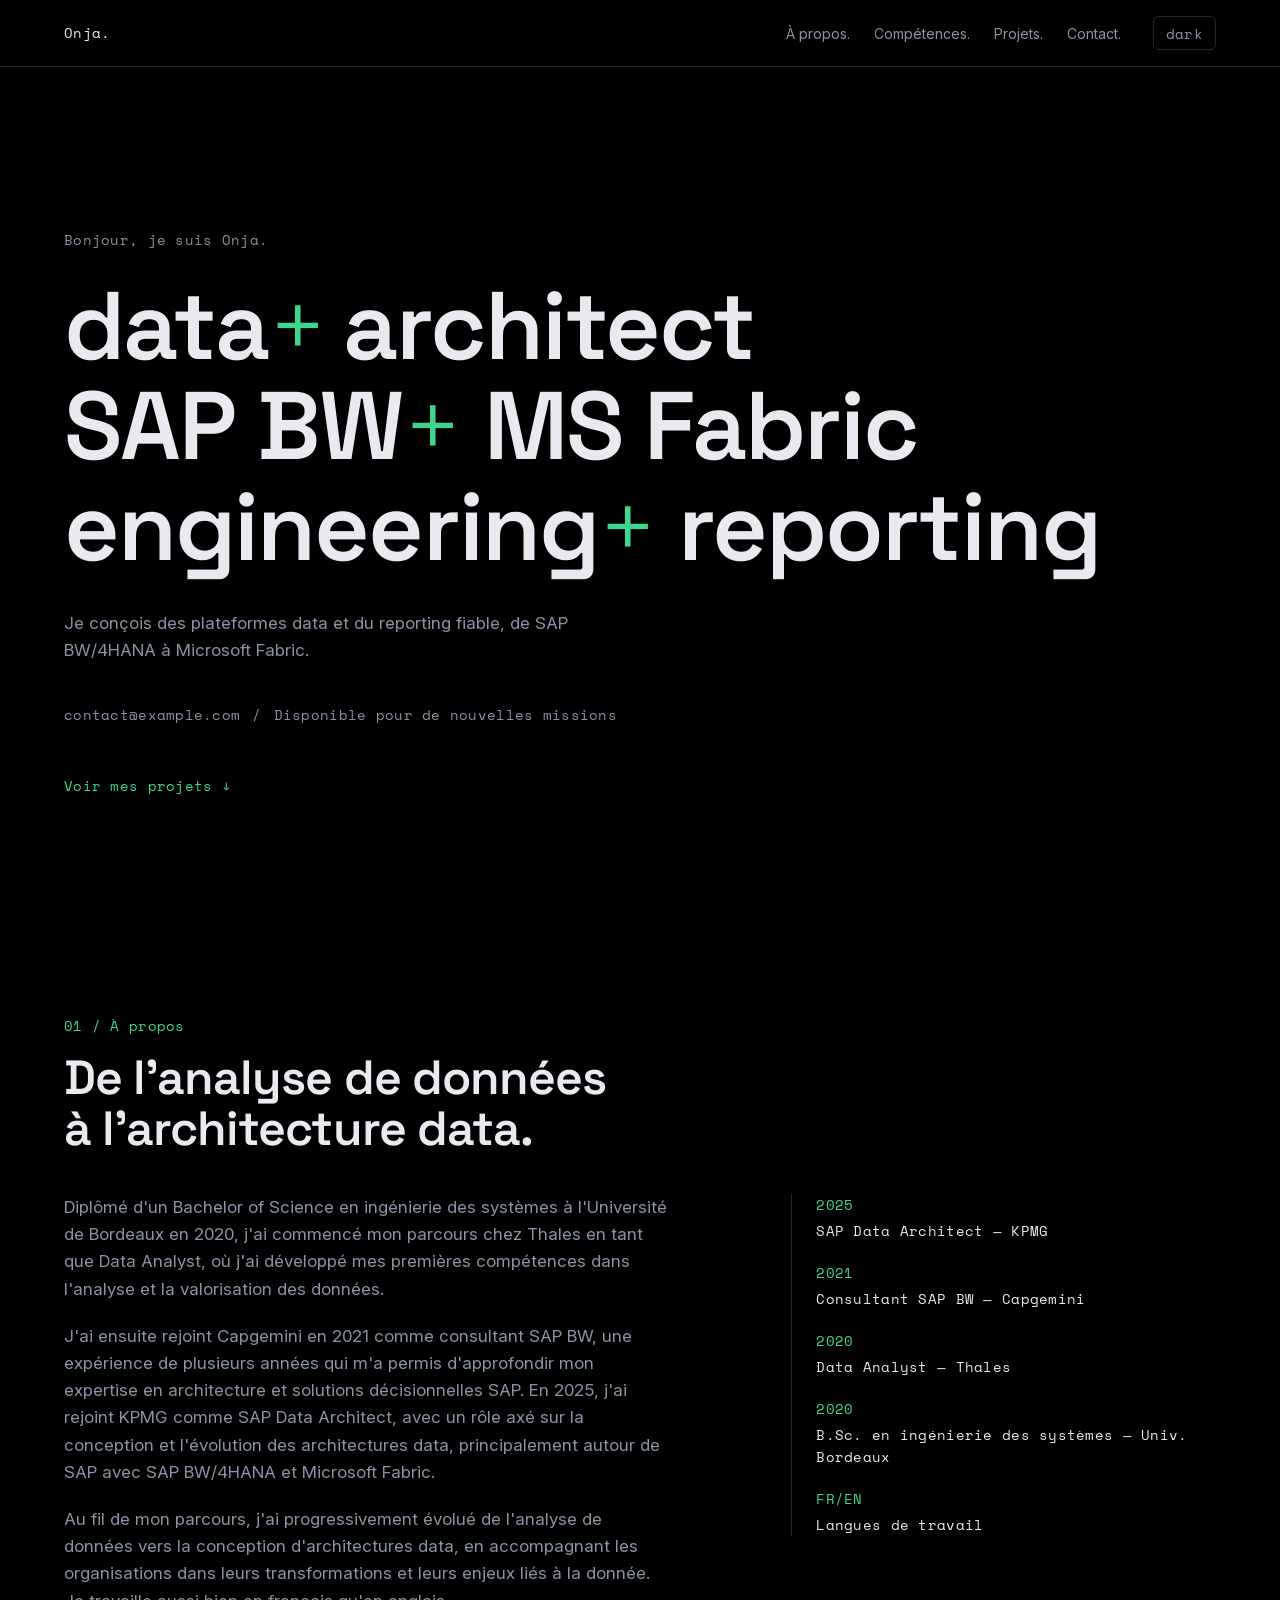
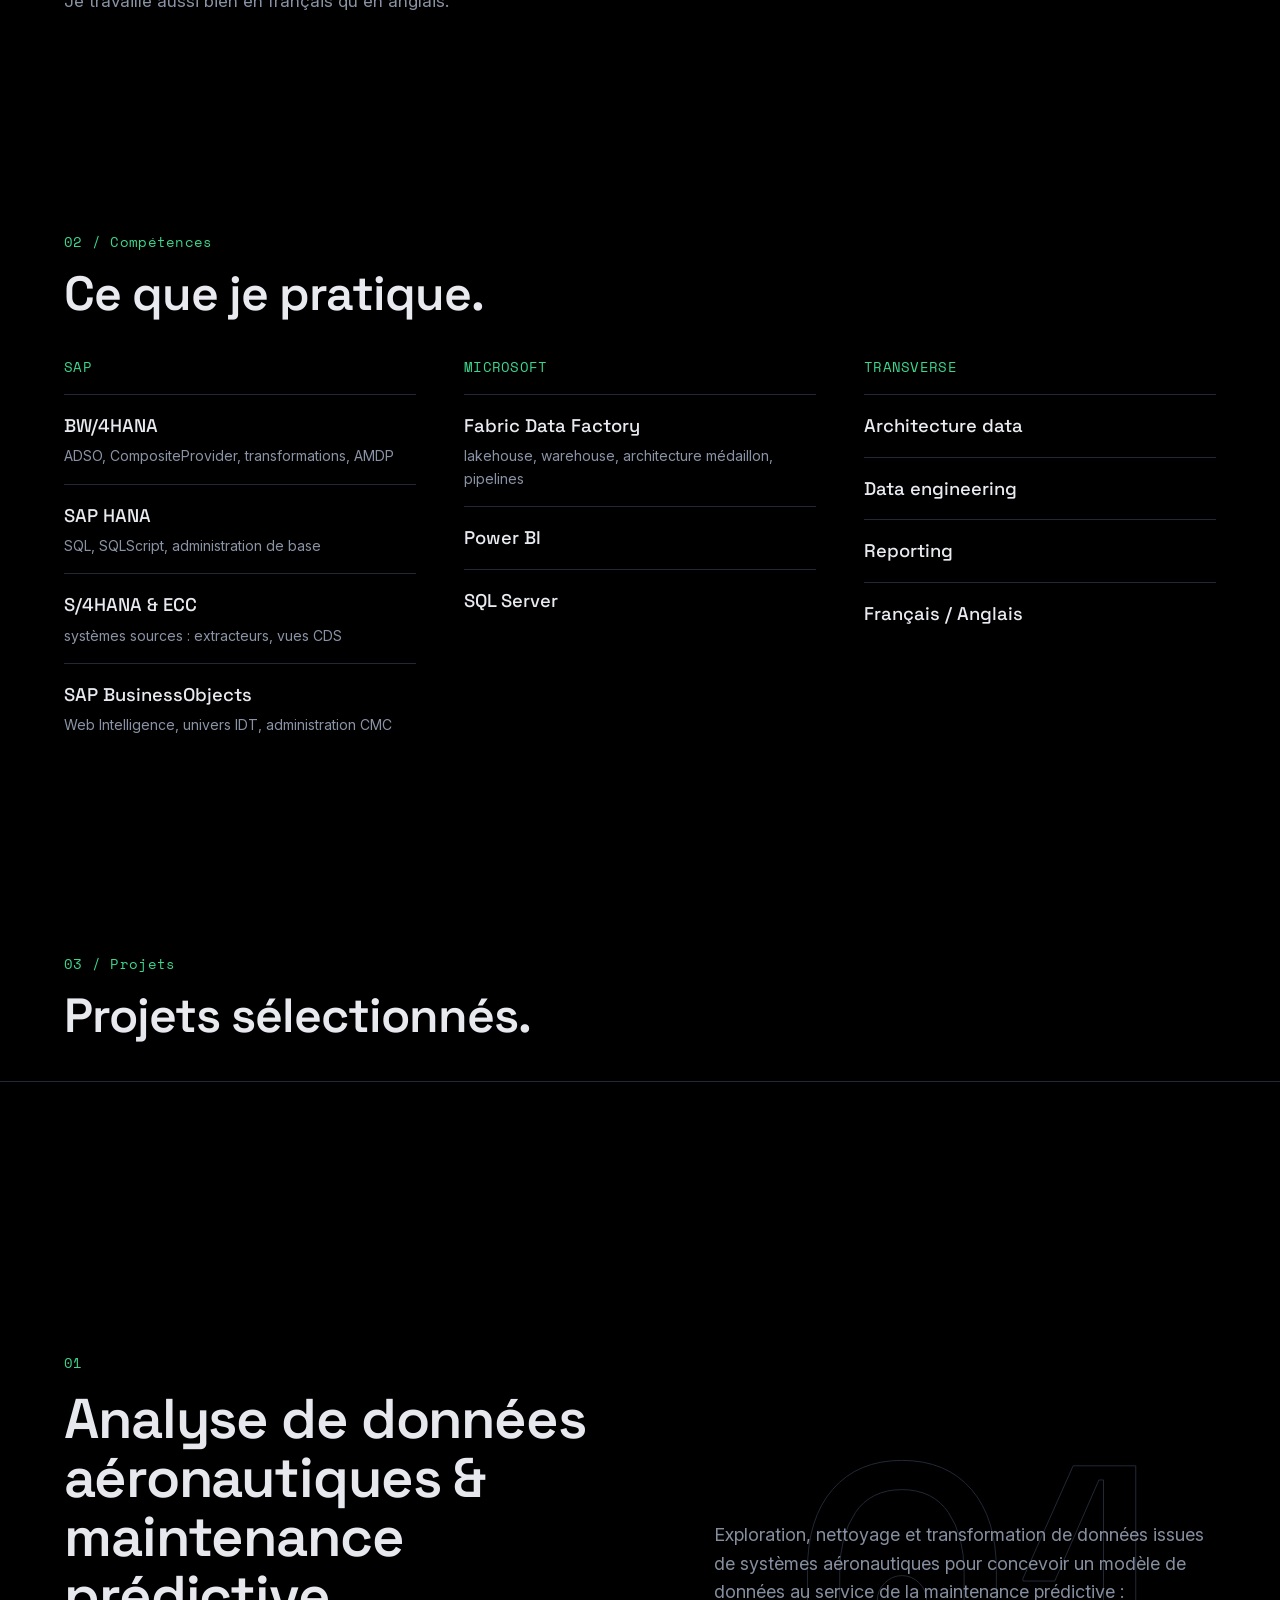
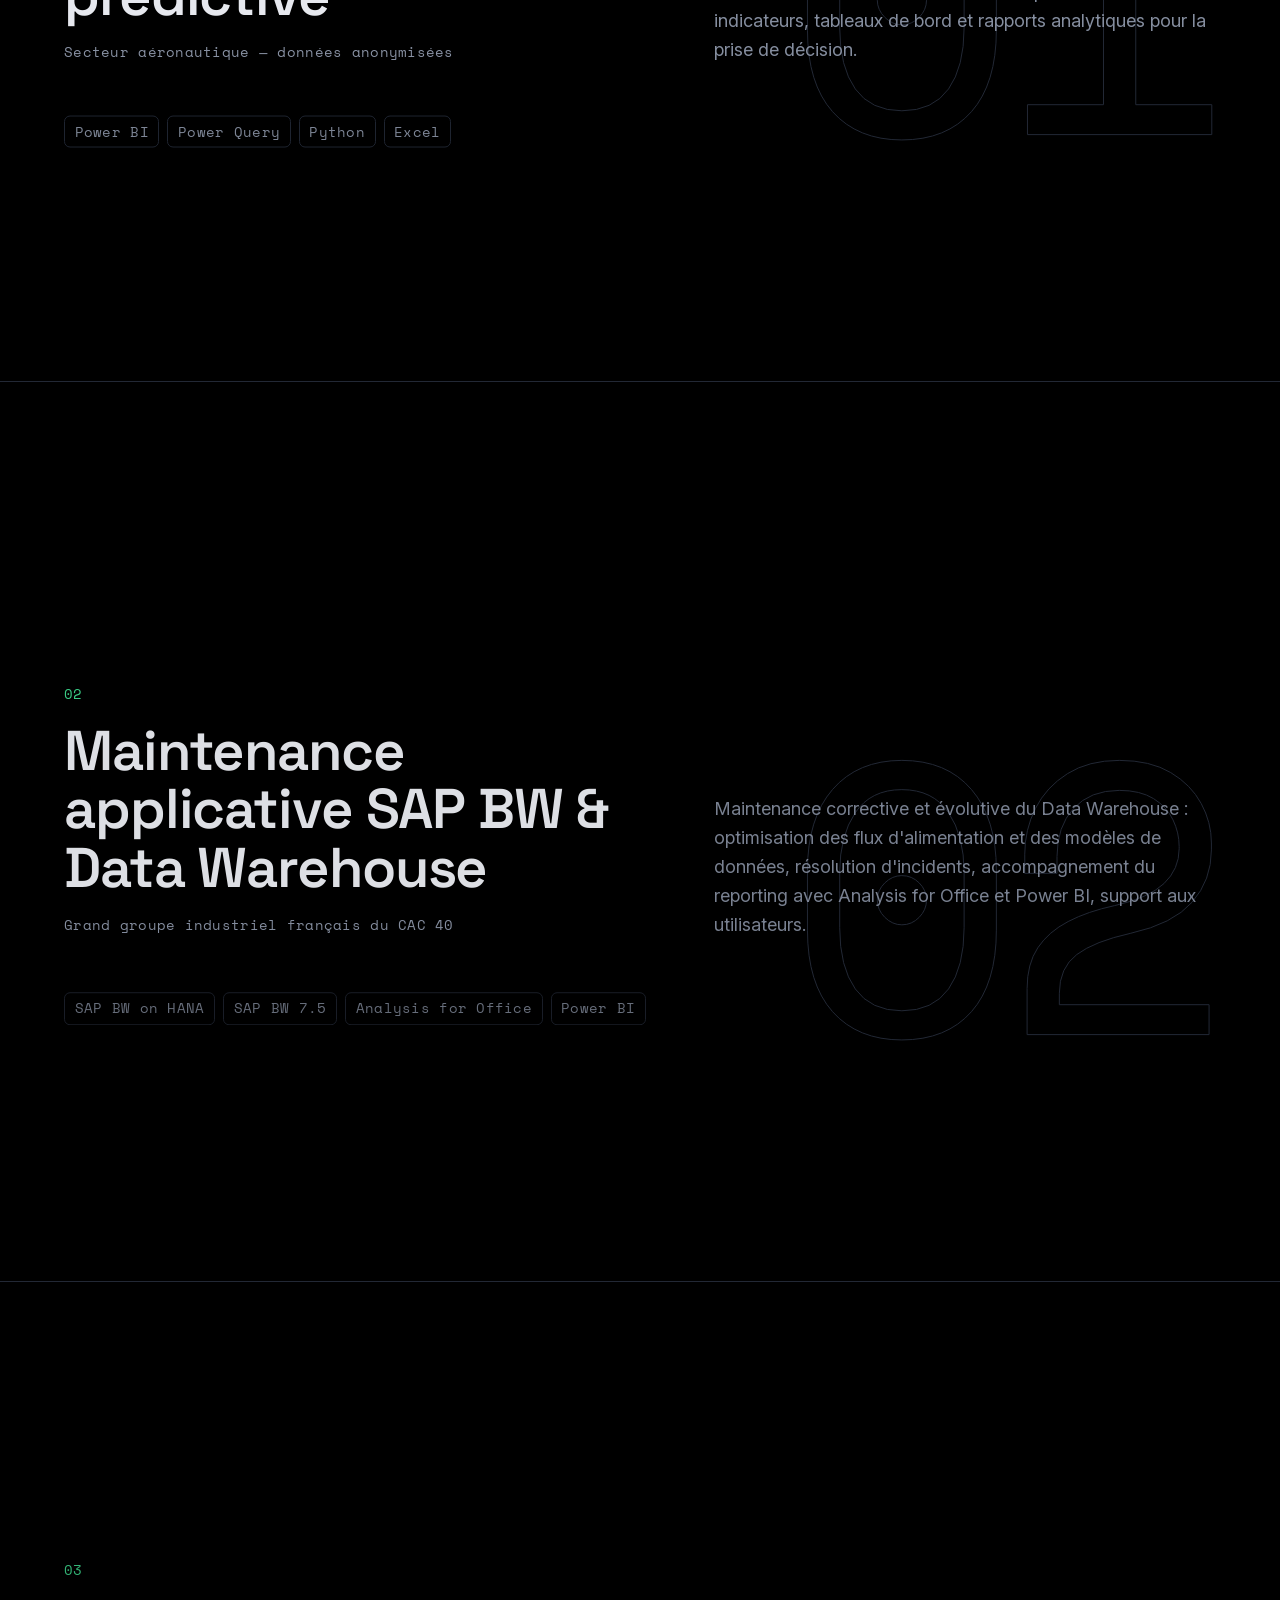
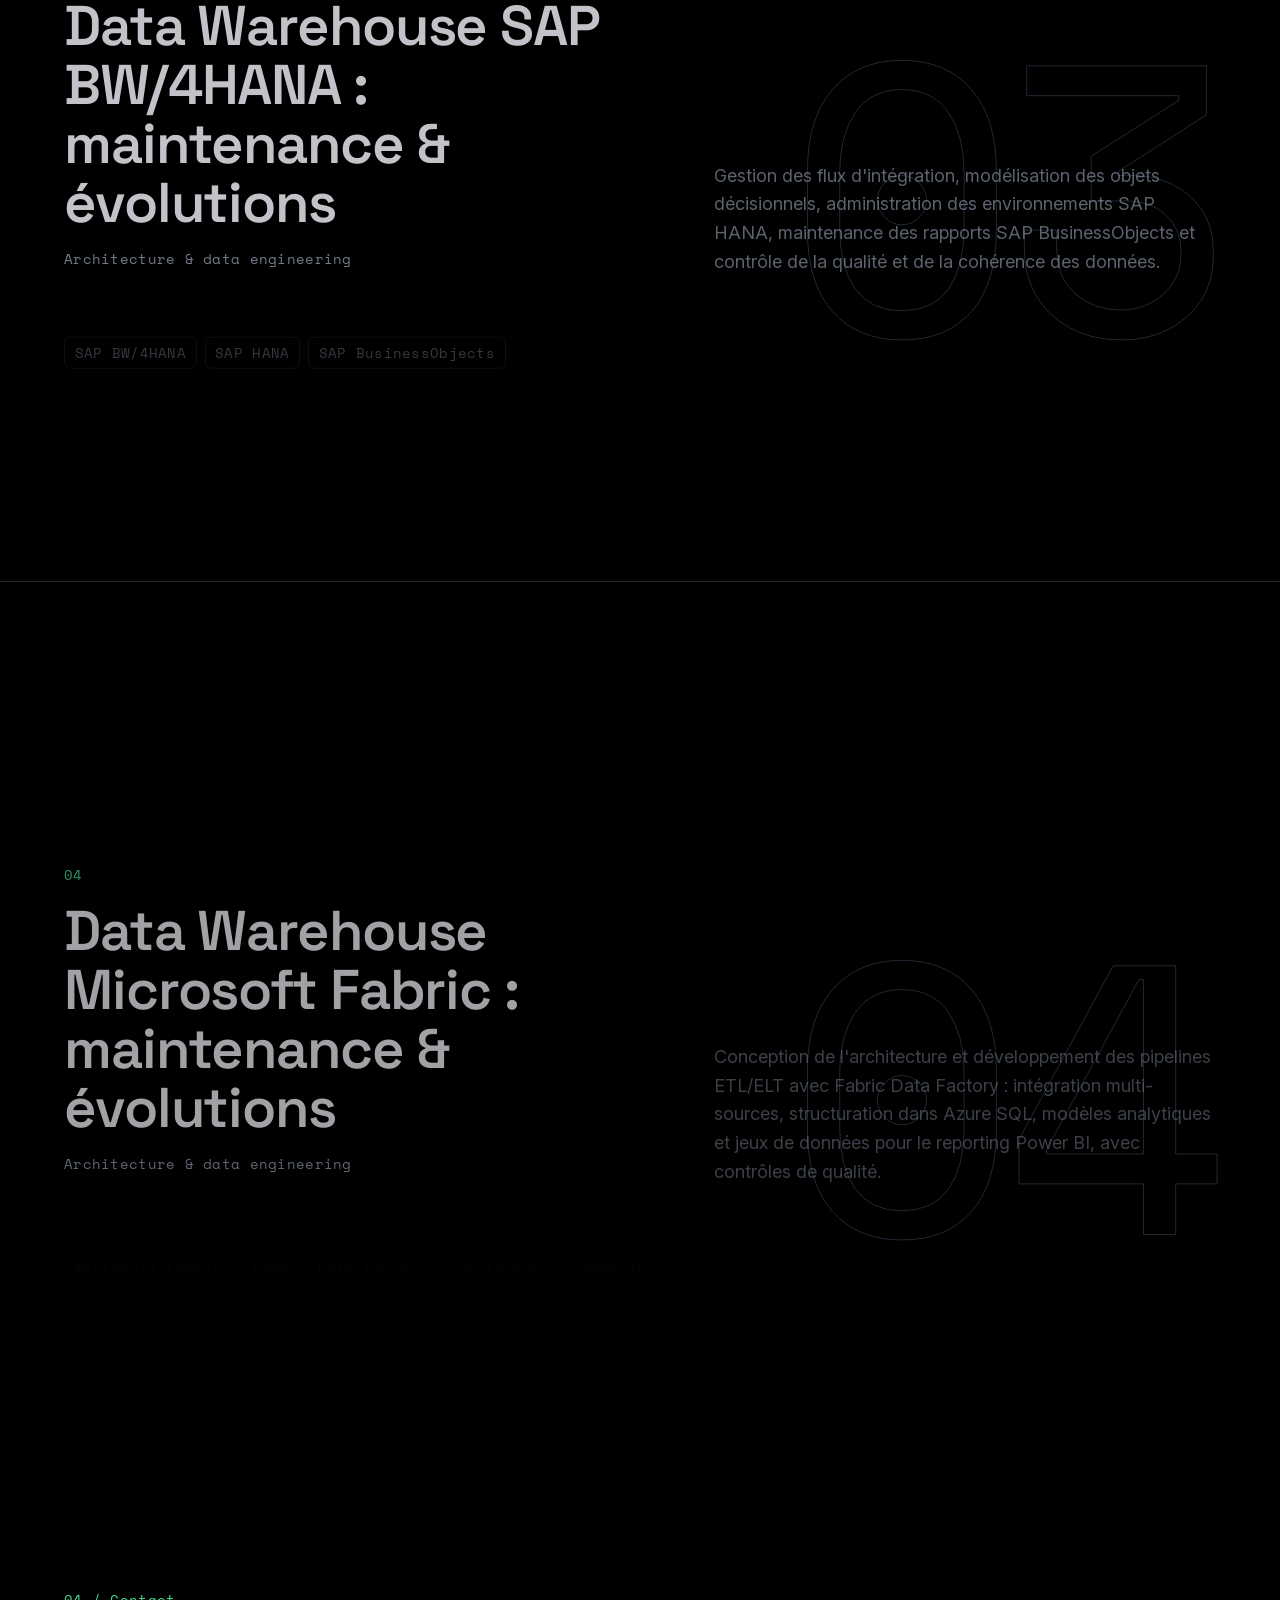
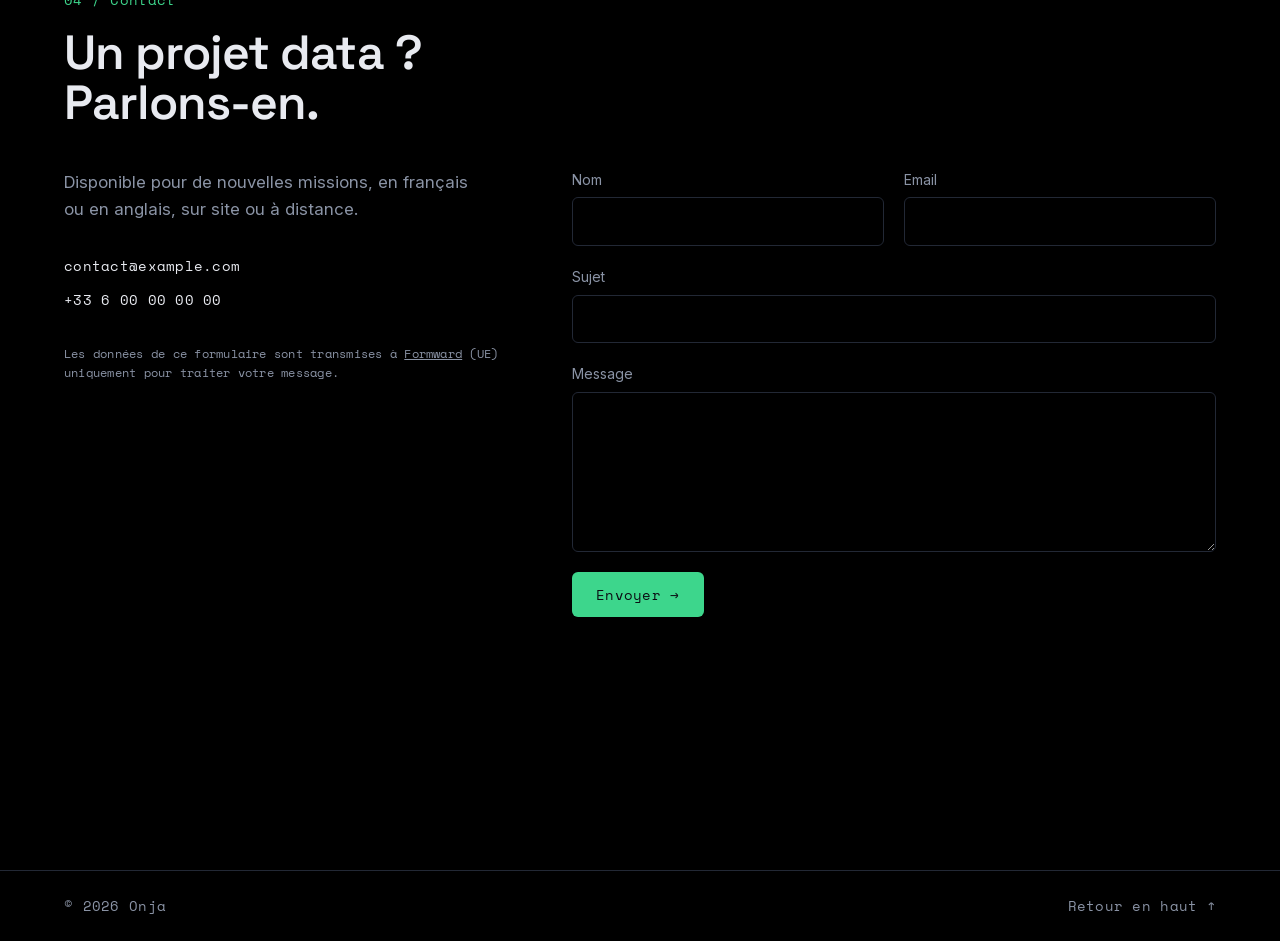
<file: index.html>
<!DOCTYPE html>
<html lang="fr">
<head>
	<meta charset="UTF-8">
	<meta name="viewport" content="width=device-width, initial-scale=1.0">
	<title>Onja — Data architect | SAP BW & MS Fabric</title>
	<meta name="description" content="Data architect spécialisé SAP BW/4HANA et Microsoft Fabric. Data engineering et reporting.">
	<link rel="preload" href="assets/fonts/SpaceGrotesk/SpaceGrotesk[wght].woff2" as="font" type="font/woff2" crossorigin>
	<link rel="stylesheet" href="css/style.css">
		<link rel="icon" type="image/svg+xml" href="assets/icons/fox_origami.svg">
</head>
<body>

	<nav>
		<div class="container nav-inner">
			<a href="#top" class="logo mono">Onja.</a>
			<ul class="nav-links">
				<li><a href="#about">À propos.</a></li>
				<li><a href="#skills">Compétences.</a></li>
				<li><a href="#works">Projets.</a></li>
				<li><a href="#contact">Contact.</a></li>
			</ul>
			<button class="theme-toggle mono" id="themeToggle" aria-label="Changer de thème">dark</button>
		</div>
	</nav>

	<header class="hero" id="top">
		<div class="container">
			<p class="hero-intro mono">Bonjour, je suis Onja.</p>
			<h1 class="hero-title">
				data<span class="accent">+</span>&#8201;architect<br>
				SAP BW<span class="accent">+</span> MS Fabric<br>
				engineering<span class="accent">+</span> reporting
			</h1>
			<p class="hero-sub">
				Je conçois des plateformes data et du reporting fiable,
				de SAP BW/4HANA à Microsoft Fabric.
			</p>
			<div class="hero-meta mono">
				<a href="mailto:contact@example.com">contact@example.com</a>
				<span aria-hidden="true">/</span>
				<a href="#contact">Disponible pour de nouvelles missions</a>
			</div>
			<a href="#works" class="hero-cta mono">Voir mes projets ↓</a>
		</div>
	</header>

	<section id="about">
		<div class="container">
			<p class="section-label mono">01 / À propos</p>
			<h2>De l'analyse de données<br>à l'architecture data.</h2>

			<div class="about-grid">
				<div class="about-text">
					<p>
						Diplômé d'un Bachelor of Science en ingénierie des systèmes à l'Université de
						Bordeaux en 2020, j'ai commencé mon parcours chez Thales en tant que
						Data Analyst, où j'ai développé mes premières compétences dans
						l'analyse et la valorisation des données.
					</p>
					<p>
						J'ai ensuite rejoint Capgemini en 2021 comme consultant SAP BW, une
						expérience de plusieurs années qui m'a permis d'approfondir mon expertise en
						architecture et solutions décisionnelles SAP. En 2025, j'ai rejoint
						KPMG comme SAP Data Architect, avec un rôle axé sur la conception et
						l'évolution des architectures data, principalement autour de SAP avec SAP BW/4HANA
						et Microsoft Fabric.
					</p>
					<p>
						Au fil de mon parcours, j'ai progressivement évolué de l'analyse de
						données vers la conception d'architectures data, en accompagnant les
						organisations dans leurs transformations et leurs enjeux liés à la
						donnée. Je travaille aussi bien en français qu'en anglais.
					</p>
				</div>

				<aside class="about-timeline mono" aria-label="Parcours">
					<div class="tl-item">
						<span class="tl-year">2025</span>
						<span class="tl-role">SAP Data Architect — KPMG</span>
					</div>
					<div class="tl-item">
						<span class="tl-year">2021</span>
						<span class="tl-role">Consultant SAP BW — Capgemini</span>
					</div>
					<div class="tl-item">
						<span class="tl-year">2020</span>
						<span class="tl-role">Data Analyst — Thales</span>
					</div>
					<div class="tl-item">
						<span class="tl-year">2020</span>
						<span class="tl-role">B.Sc. en ingénierie des systèmes — Univ. Bordeaux</span>
					</div>
					<div class="tl-item">
						<span class="tl-year">FR/EN</span>
						<span class="tl-role">Langues de travail</span>
					</div>
				</aside>
			</div>
		</div>
	</section>

	<section id="skills">
		<div class="container">
			<p class="section-label mono">02 / Compétences</p>
			<h2>Ce que je pratique.</h2>

			<div class="skills-grid">
				<div class="skill-group">
					<h3 class="mono">SAP</h3>
					<ul class="tag-list">
						<li>BW/4HANA <span class="tag-detail">ADSO, CompositeProvider, transformations, AMDP</span></li>
						<li>SAP HANA <span class="tag-detail">SQL, SQLScript, administration de base</span></li>
						<li>S/4HANA &amp; ECC <span class="tag-detail">systèmes sources : extracteurs, vues CDS</span></li>
						<li>SAP BusinessObjects <span class="tag-detail">Web Intelligence, univers IDT, administration CMC</span></li>
					</ul>
				</div>

				<div class="skill-group">
					<h3 class="mono">Microsoft</h3>
					<ul class="tag-list">
						<li>Fabric Data Factory <span class="tag-detail">lakehouse, warehouse, architecture médaillon, pipelines</span></li>
						<li>Power BI</li>
						<li>SQL Server</li>
					</ul>
				</div>

				<div class="skill-group">
					<h3 class="mono">Transverse</h3>
					<ul class="tag-list">
						<li>Architecture data</li>
						<li>Data engineering</li>
						<li>Reporting</li>
						<li>Français / Anglais</li>
					</ul>
				</div>
			</div>
		</div>
	</section>

	<section id="works">
		<div class="container">
			<p class="section-label mono">03 / Projets</p>
			<h2>Projets sélectionnés.</h2>
		</div>

		<div class="works-list">
			<article class="work">
				<div class="work-inner container">
					<span class="work-bignum mono" aria-hidden="true">01</span>
					<div class="work-head">
						<span class="work-num mono">01</span>
						<h3>Analyse de données aéronautiques &amp; maintenance prédictive</h3>
						<p class="work-client mono">Secteur aéronautique — données anonymisées</p>
					</div>
					<p class="work-desc">
						Exploration, nettoyage et transformation de données issues de systèmes
						aéronautiques pour concevoir un modèle de données au service de la
						maintenance prédictive : indicateurs, tableaux de bord et rapports
						analytiques pour la prise de décision.
					</p>
					<ul class="work-tags mono">
						<li>Power BI</li><li>Power Query</li><li>Python</li><li>Excel</li>
					</ul>
				</div>
			</article>

			<article class="work">
				<div class="work-inner container">
					<span class="work-bignum mono" aria-hidden="true">02</span>
					<div class="work-head">
						<span class="work-num mono">02</span>
						<h3>Maintenance applicative SAP BW &amp; Data Warehouse</h3>
						<p class="work-client mono">Grand groupe industriel français du CAC 40</p>
					</div>
					<p class="work-desc">
						Maintenance corrective et évolutive du Data Warehouse : optimisation des
						flux d'alimentation et des modèles de données, résolution d'incidents,
						accompagnement du reporting avec Analysis for Office et Power BI,
						support aux utilisateurs.
					</p>
					<ul class="work-tags mono">
						<li>SAP BW on HANA</li><li>SAP BW 7.5</li><li>Analysis for Office</li><li>Power BI</li>
					</ul>
				</div>
			</article>

			<article class="work">
				<div class="work-inner container">
					<span class="work-bignum mono" aria-hidden="true">03</span>
					<div class="work-head">
						<span class="work-num mono">03</span>
						<h3>Data Warehouse SAP BW/4HANA : maintenance &amp; évolutions</h3>
						<p class="work-client mono">Architecture &amp; data engineering</p>
					</div>
					<p class="work-desc">
						Gestion des flux d'intégration, modélisation des objets décisionnels,
						administration des environnements SAP HANA, maintenance des rapports
						SAP BusinessObjects et contrôle de la qualité et de la cohérence des
						données.
					</p>
					<ul class="work-tags mono">
						<li>SAP BW/4HANA</li><li>SAP HANA</li><li>SAP BusinessObjects</li>
					</ul>
				</div>
			</article>

			<article class="work">
				<div class="work-inner container">
					<span class="work-bignum mono" aria-hidden="true">04</span>
					<div class="work-head">
						<span class="work-num mono">04</span>
						<h3>Data Warehouse Microsoft Fabric : maintenance &amp; évolutions</h3>
						<p class="work-client mono">Architecture &amp; data engineering</p>
					</div>
					<p class="work-desc">
						Conception de l'architecture et développement des pipelines ETL/ELT avec
						Fabric Data Factory : intégration multi-sources, structuration dans
						Azure SQL, modèles analytiques et jeux de données pour le reporting
						Power BI, avec contrôles de qualité.
					</p>
					<ul class="work-tags mono">
						<li>Microsoft Fabric</li><li>Fabric Data Factory</li><li>Azure SQL</li><li>Power BI</li>
					</ul>
				</div>
			</article>

		</div>
	</section>

	<section id="contact">
		<div class="container">
			<p class="section-label mono">04 / Contact</p>
			<h2>Un projet data ?<br>Parlons-en.</h2>

			<div class="contact-grid">
				<div class="contact-side">
					<p class="contact-blurb">
						Disponible pour de nouvelles missions, en français ou en anglais,
						sur site ou à distance.
					</p>
					<div class="contact-links mono">
						<a href="mailto:contact@example.com">contact@example.com</a>
						<a href="tel:+33600000000">+33 6 00 00 00 00</a>
					</div>
					<p class="form-privacy mono">
						Les données de ce formulaire sont transmises à
						<a href="https://formward.eu" rel="noopener">Formward</a> (UE)
						uniquement pour traiter votre message.
					</p>
				</div>

				<form id="contactForm" class="contact-form" novalidate>
					<div class="form-row">
						<label>Nom
							<input type="text" name="name" required autocomplete="name">
						</label>
						<label>Email
							<input type="email" name="email" required autocomplete="email">
						</label>
					</div>
					<label>Sujet
						<input type="text" name="subject" required>
					</label>
					<label>Message
						<textarea name="message" rows="6" required></textarea>
					</label>
					<input type="text" name="_gotcha" class="hp" tabindex="-1" autocomplete="off" aria-hidden="true">
					<button type="submit" class="btn-submit mono" id="submitBtn">Envoyer →</button>
					<p class="form-status mono" id="formStatus" role="status"></p>
				</form>
			</div>
		</div>
	</section>

	<footer>
		<div class="container footer-inner mono">
			<span>© <span id="year"></span> Onja</span>
			<a href="#top">Retour en haut ↑</a>
		</div>
	</footer>
	<!-- sections contact come next -->

	<script src="js/gsap.min.js" defer></script>
	<script src="js/ScrollTrigger.min.js" defer></script>
	<script src="js/gsap.js" defer></script>
	<script src="js/main.js" defer></script>
</body>
</html>
</file>
<file: css/style.css>
/* ==========================================================================
   PORTFOLIO SAP - CSS CONSOLIDÉ
   Design moderne avec React - Toutes pages
   ========================================================================== */

/* --- Variables & Reset --- */
@font-face {
  font-family: 'Space Grotesk';
  src: url('../assets/fonts/SpaceGrotesk/SpaceGrotesk[wght].woff2') format('woff2');
  font-weight: 300 700;
  font-display: swap;
}
@font-face {
  font-family: 'Inter';
  src: url('../assets/fonts/Inter/InterVariable.woff2') format('woff2');
  font-weight: 100 900;
  font-display: swap;
}
@font-face {
	font-family: 'Space Mono';
	src: url('../assets/fonts/SpaceMono/SpaceMono[wght].woff2') format('woff2');
	font-weight: 400 700;
  font-display: swap;
}

@font-face {
	font-family: 'Open Sans';
	src: url('../assets/fonts/SpaceGrotesk/SpaceGrotesk[wght].woff2') format('woff2');
	font-style: normal;
	font-weight: 400;
	font-display: swap;
}

@font-face {
	font-family: 'Open Sans';
	src: url('../assets/fonts/OpenSans/woff2/OpenSans-Semibold.woff2') format('woff2');
	font-style: normal;
	font-weight: 500 600;
	font-display: swap;
}

@font-face {
	font-family: 'Open Sans';
	src: url('../assets/fonts/OpenSans/woff2/OpenSans-Bold.woff2') format('woff2');
	font-style: normal;
	font-weight: 700;
	font-display: swap;
}

/* --- Design tokens --- */
:root {
  /* Dark (default) */
  --bg: #000000;
  --bg-raised: #12161d;
  --text: #e8eaf0;
  --text-muted: #8a93a5;
  --accent: #3dd68c;          /* single accent, green: data/engineering */
  --accent-contrast: #0b0e13; /* text on accent */
  --border: #222835;

  /* Typography */
  --font-display: 'Space Grotesk', 'Segoe UI', sans-serif;
  --font-body: 'Inter', 'Segoe UI', sans-serif;
  --font-mono: 'Space Mono', 'Consolas', monospace;

  /* Scale */
  --step-hero: clamp(2.8rem, 9vw, 6rem);
  --step-h2: clamp(1.8rem, 4vw, 3rem);
  --step-body: 1.0625rem;
  --step-small: 0.875rem;

  /* Spacing and layout */
  --space-section: clamp(5rem, 12vh, 9rem);
  --container: 1200px;
  --radius: 6px;
}

[data-theme="light"] {
  --bg: #f7f8fa;
  --bg-raised: #ffffff;
  --text: #16181d;
  --text-muted: #5c6472;
  --accent: #0d8a55;
  --accent-contrast: #ffffff;
  --border: #dde1e8;
}

/* --- Reset and base --- */
*, *::before, *::after { box-sizing: border-box; margin: 0; padding: 0; }

html { scroll-behavior: smooth; }

body {
  background: var(--bg);
  color: var(--text);
  font-family: var(--font-body);
  font-size: var(--step-body);
  line-height: 1.6;
  -webkit-font-smoothing: antialiased;
}

h1, h2, h3 { font-family: var(--font-display); line-height: 1.05; }

a { color: inherit; }

.mono {
  font-family: var(--font-mono);
  font-size: var(--step-small);
  letter-spacing: 0.02em;
}

.container { max-width: var(--container); margin-inline: auto; padding-inline: 1.5rem; }

section { padding-block: var(--space-section); }


/* --- Nav --- */
nav {
  position: sticky; top: 0; z-index: 10;
  background: color-mix(in srgb, var(--bg) 85%, transparent);
  backdrop-filter: blur(8px);
  border-bottom: 1px solid var(--border);
}
.nav-inner { display: flex; align-items: center; gap: 2rem; padding-block: 1rem; }
.logo { text-decoration: none; font-weight: 600; }
.nav-links { display: flex; gap: 1.5rem; list-style: none; margin-left: auto; }
.nav-links a { text-decoration: none; color: var(--text-muted); font-size: var(--step-small); }
.nav-links a:hover { color: var(--text); }
.theme-toggle {
  background: none; border: 1px solid var(--border); color: var(--text-muted);
  padding: 0.35rem 0.75rem; border-radius: var(--radius); cursor: pointer;
}

/* --- Hero --- */
.hero { padding-block: clamp(6rem, 18vh, 12rem) var(--space-section); }
.hero-intro { color: var(--text-muted); margin-bottom: 1.5rem; }
.hero-title { font-size: var(--step-hero); font-weight: 600; letter-spacing: -0.02em; }
.hero-title .accent { color: var(--accent); font-weight: 300; }
.hero-sub { max-width: 34rem; color: var(--text-muted); margin-top: 2rem; }
.hero-meta { display: flex; gap: 0.75rem; flex-wrap: wrap; margin-top: 2.5rem; color: var(--text-muted); }
.hero-meta a { text-decoration: none; }
.hero-meta a:hover { color: var(--accent); }
.hero-cta { display: inline-block; margin-top: 3rem; color: var(--accent); text-decoration: none; }

/* --- Sections, shared --- */
.section-label { color: var(--accent); margin-bottom: 1rem; }
section h2 { font-size: var(--step-h2); font-weight: 600; letter-spacing: -0.02em; margin-bottom: 2.5rem; }

/* --- About --- */
.about-grid {
  display: grid;
  grid-template-columns: minmax(0, 1.6fr) minmax(0, 1fr);
  gap: 3rem;
  align-items: start;
}
.about-text p { max-width: 38rem; color: var(--text-muted); }
.about-text p + p { margin-top: 1.25rem; }

.about-timeline { border-left: 1px solid var(--border); padding-left: 1.5rem; display: grid; gap: 1.25rem; }
.tl-item { display: grid; gap: 0.2rem; }
.tl-year { color: var(--accent); }
.tl-role { color: var(--text); }

@media (max-width: 760px) {
  .about-grid { grid-template-columns: 1fr; }
  .nav-links { display: none; } /* temporary until we decide mobile nav */
}

/* --- Skills --- */
.skills-grid {
  display: grid;
  grid-template-columns: repeat(3, minmax(0, 1fr));
  gap: 3rem;
}
.skill-group h3 {
  color: var(--accent);
  font-weight: 500;
  margin-bottom: 1.25rem;
  text-transform: uppercase;
}
.tag-list { list-style: none; display: grid; gap: 1rem; }
.tag-list li {
  border-top: 1px solid var(--border);
  padding-top: 1rem;
  font-family: var(--font-display);
  font-size: 1.15rem;
  font-weight: 500;
}
.tag-detail {
  display: block;
  font-family: var(--font-body);
  font-size: var(--step-small);
  font-weight: 400;
  color: var(--text-muted);
  margin-top: 0.3rem;
}

@media (max-width: 900px) {
  .skills-grid { grid-template-columns: 1fr; gap: 2.5rem; }
}

/* --- Works: full-screen stacked panels (pinned by GSAP in main.js) --- */
#works { background: var(--bg); padding-bottom: 0; }
#works > .container { margin-bottom: 1rem; }

.work {
  position: relative;
  min-height: 100vh;
  min-height: 100svh;
  display: flex;
  align-items: center;
  overflow: hidden;
  background: var(--bg);
  border-top: 1px solid var(--border);
  box-shadow: 0 -24px 48px -24px rgb(0 0 0 / 0.45);
}

.work-inner {
  position: relative;
  width: 100%;
  padding-block: 6rem 4rem; /* clears the sticky nav */
  display: grid;
  grid-template-columns: minmax(0, 1.2fr) minmax(0, 1fr);
  gap: 1.5rem 3rem;
  align-items: end;
  transform-origin: 50% 0%;
}

.work-bignum {
  position: absolute;
  top: 50%; right: 1.5rem;
  margin-top: -0.5em; /* centers (line-height 1) without using transform, which GSAP animates */
  font-size: clamp(8rem, 30vw, 24rem);
  font-weight: 700;
  line-height: 1;
  letter-spacing: -0.05em;
  color: transparent;
  -webkit-text-stroke: 1px var(--border);
  pointer-events: none;
  user-select: none;
  z-index: 0;
}
.work-head, .work-desc, .work-tags { position: relative; z-index: 1; }

.work-head { grid-column: 1; }
.work-num { color: var(--accent); display: block; margin-bottom: 1rem; }
.work h3 {
  font-family: var(--font-display);
  font-size: clamp(1.8rem, 4.5vw, 3.5rem);
  font-weight: 600; line-height: 1.05; letter-spacing: -0.02em;
}
.work-client { color: var(--text-muted); margin-top: 1rem; }

.work-desc { grid-column: 2; color: var(--text-muted); font-size: 1.125rem; }

.work-tags {
  grid-column: 1 / -1;
  list-style: none;
  display: flex; flex-wrap: wrap; gap: 0.5rem;
  margin-top: 1.5rem;
}
.work-tags li {
  border: 1px solid var(--border);
  border-radius: var(--radius);
  padding: 0.25rem 0.6rem;
  color: var(--text-muted);
}

@media (max-width: 760px) {
  .work-inner { grid-template-columns: 1fr; align-items: start; }
  .work-desc { grid-column: 1; }
  .work-bignum { top: 5rem; margin-top: 0; }
}

/* --- Contact --- */
.contact-grid {
  display: grid;
  grid-template-columns: minmax(0, 1fr) minmax(0, 1.4fr);
  gap: 3rem;
  align-items: start;
}
.contact-blurb { color: var(--text-muted); max-width: 26rem; }
.contact-links { display: grid; gap: 0.75rem; margin-top: 2rem; }
.contact-links a { text-decoration: none; }
.contact-links a:hover { color: var(--accent); }

.contact-form { display: grid; gap: 1.25rem; }
.form-row { display: grid; grid-template-columns: 1fr 1fr; gap: 1.25rem; }
.contact-form label {
  display: grid; gap: 0.4rem;
  font-size: var(--step-small); color: var(--text-muted);
}
.contact-form input, .contact-form textarea {
  background: var(--bg);
  border: 1px solid var(--border);
  border-radius: var(--radius);
  color: var(--text);
  padding: 0.75rem;
  font: inherit;
}
.contact-form input:focus-visible, .contact-form textarea:focus-visible {
  outline: 2px solid var(--accent); outline-offset: 1px;
}
.hp { position: absolute; left: -9999px; }

.btn-submit {
  justify-self: start;
  background: var(--accent); color: var(--accent-contrast);
  border: none; border-radius: var(--radius);
  padding: 0.75rem 1.5rem; cursor: pointer;
}
.btn-submit:disabled { opacity: 0.6; cursor: wait; }
.form-status { min-height: 1.2em; }
.form-status.ok { color: var(--accent); }
.form-status.err { color: #e5484d; }

.form-privacy { color: var(--text-muted); font-size: 0.75rem; margin-top: 2rem; }

/* --- Footer --- */
footer { border-top: 1px solid var(--border); padding-block: 1.5rem; margin-top: var(--space-section); }
.footer-inner { display: flex; justify-content: space-between; color: var(--text-muted); }
.footer-inner a { text-decoration: none; }

@media (max-width: 760px) {
  .contact-grid, .form-row { grid-template-columns: 1fr; }
}
/* --- Custom cursor (dot + trailing ring) ---
   Only active when JS adds .has-custom-cursor (fine pointer devices). */
.has-custom-cursor,
.has-custom-cursor * { cursor: none !important; }
.has-custom-cursor input,
.has-custom-cursor textarea { cursor: text !important; }

.cursor-dot,
.cursor-ring {
  position: fixed;
  top: 0; left: 0;
  pointer-events: none;
  z-index: 9999;
  border-radius: 50%;
  opacity: 0;
  will-change: transform;
}
.cursor-dot {
  width: 6px; height: 6px;
  margin: -3px 0 0 -3px;
  background: var(--accent);
  transition: opacity 0.2s ease, width 0.2s ease, height 0.2s ease, margin 0.2s ease;
}
.cursor-ring {
  width: 36px; height: 36px;
  margin: -18px 0 0 -18px;
  border: 1.5px solid var(--accent);
  transition: opacity 0.2s ease, width 0.25s ease, height 0.25s ease, margin 0.25s ease,
              background-color 0.25s ease, border-color 0.25s ease;
}

.cursor-visible .cursor-dot { opacity: 1; }
.cursor-visible .cursor-ring { opacity: 0.6; }

/* Hovering links / buttons: ring expands and fills softly, dot shrinks */
.cursor-hover .cursor-ring {
  width: 56px; height: 56px; margin: -28px 0 0 -28px;
  background-color: color-mix(in srgb, var(--accent) 12%, transparent);
  opacity: 1;
}
.cursor-hover .cursor-dot { width: 4px; height: 4px; margin: -2px 0 0 -2px; }

/* Mouse down: ring tightens */
.cursor-down .cursor-ring { width: 26px; height: 26px; margin: -13px 0 0 -13px; }

/* Over text fields: hand back to the native I-beam */
.cursor-text .cursor-dot,
.cursor-text .cursor-ring { opacity: 0; }
</file>
